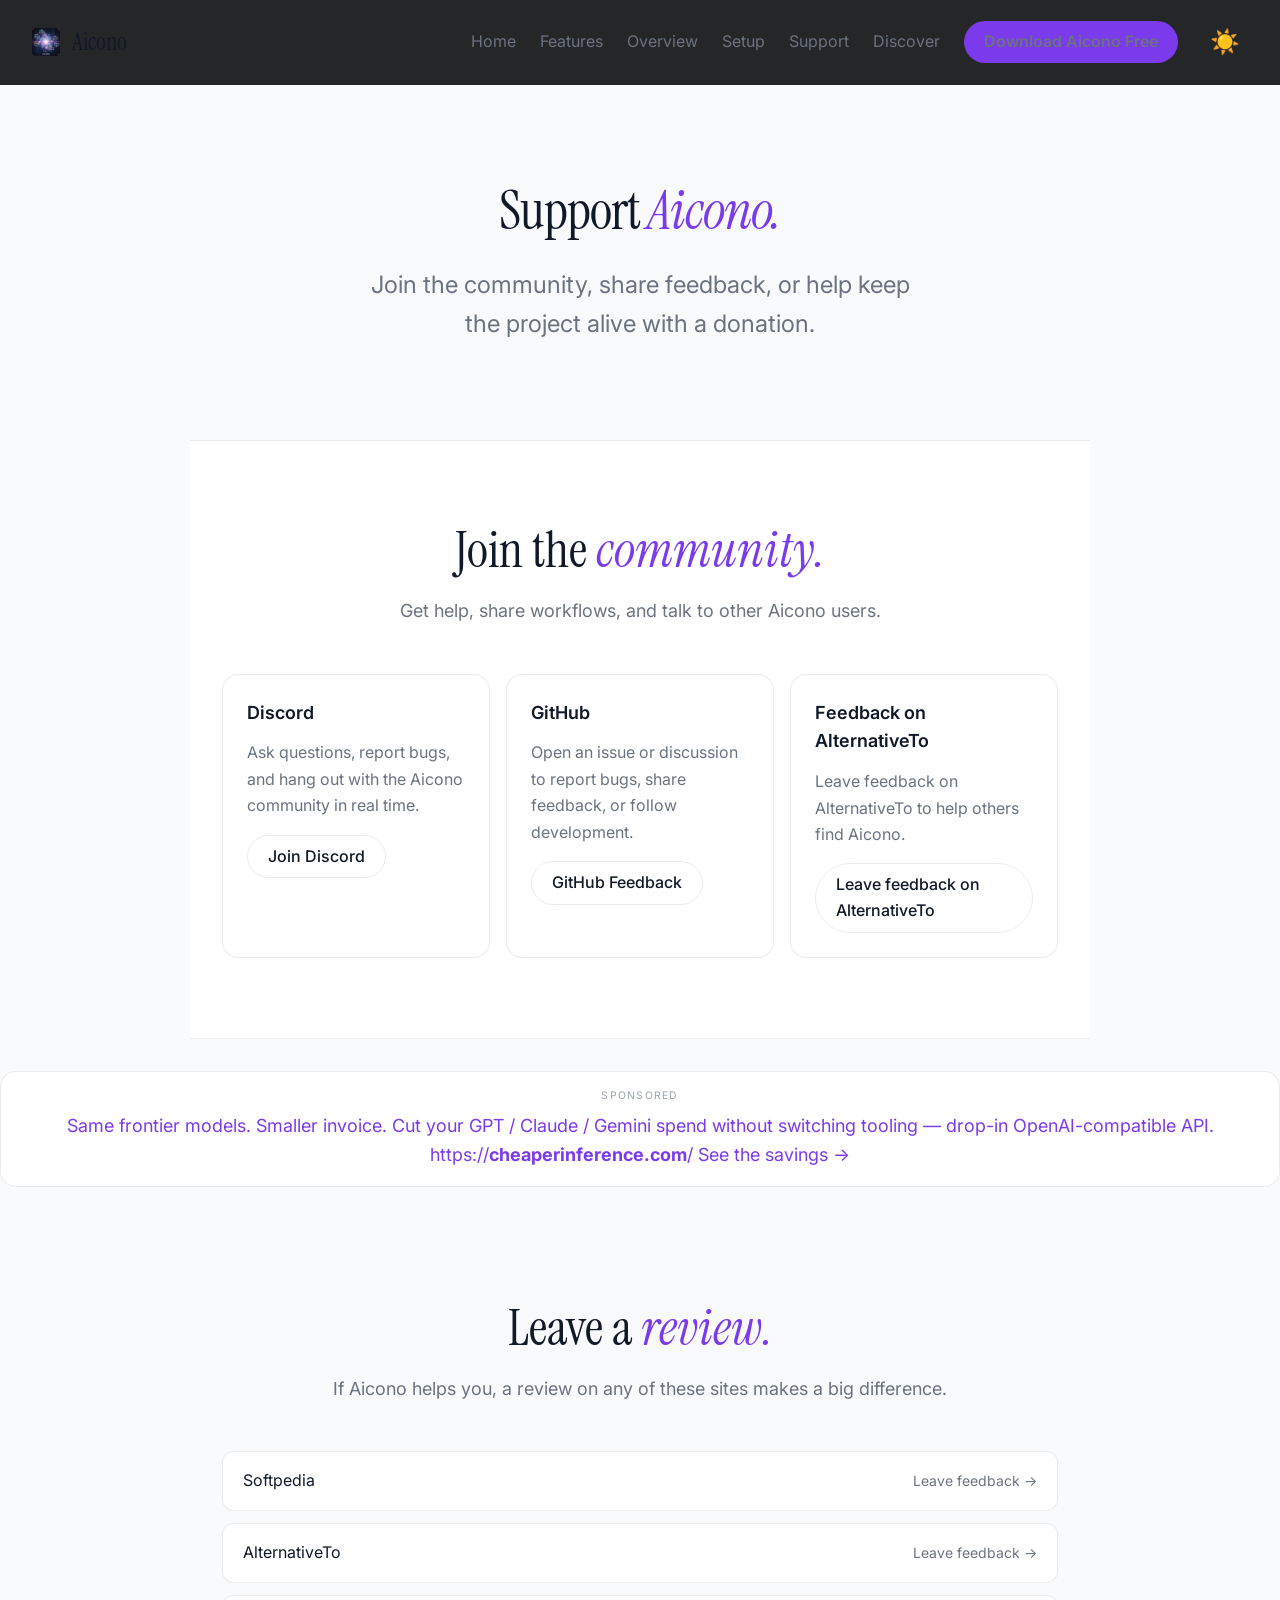
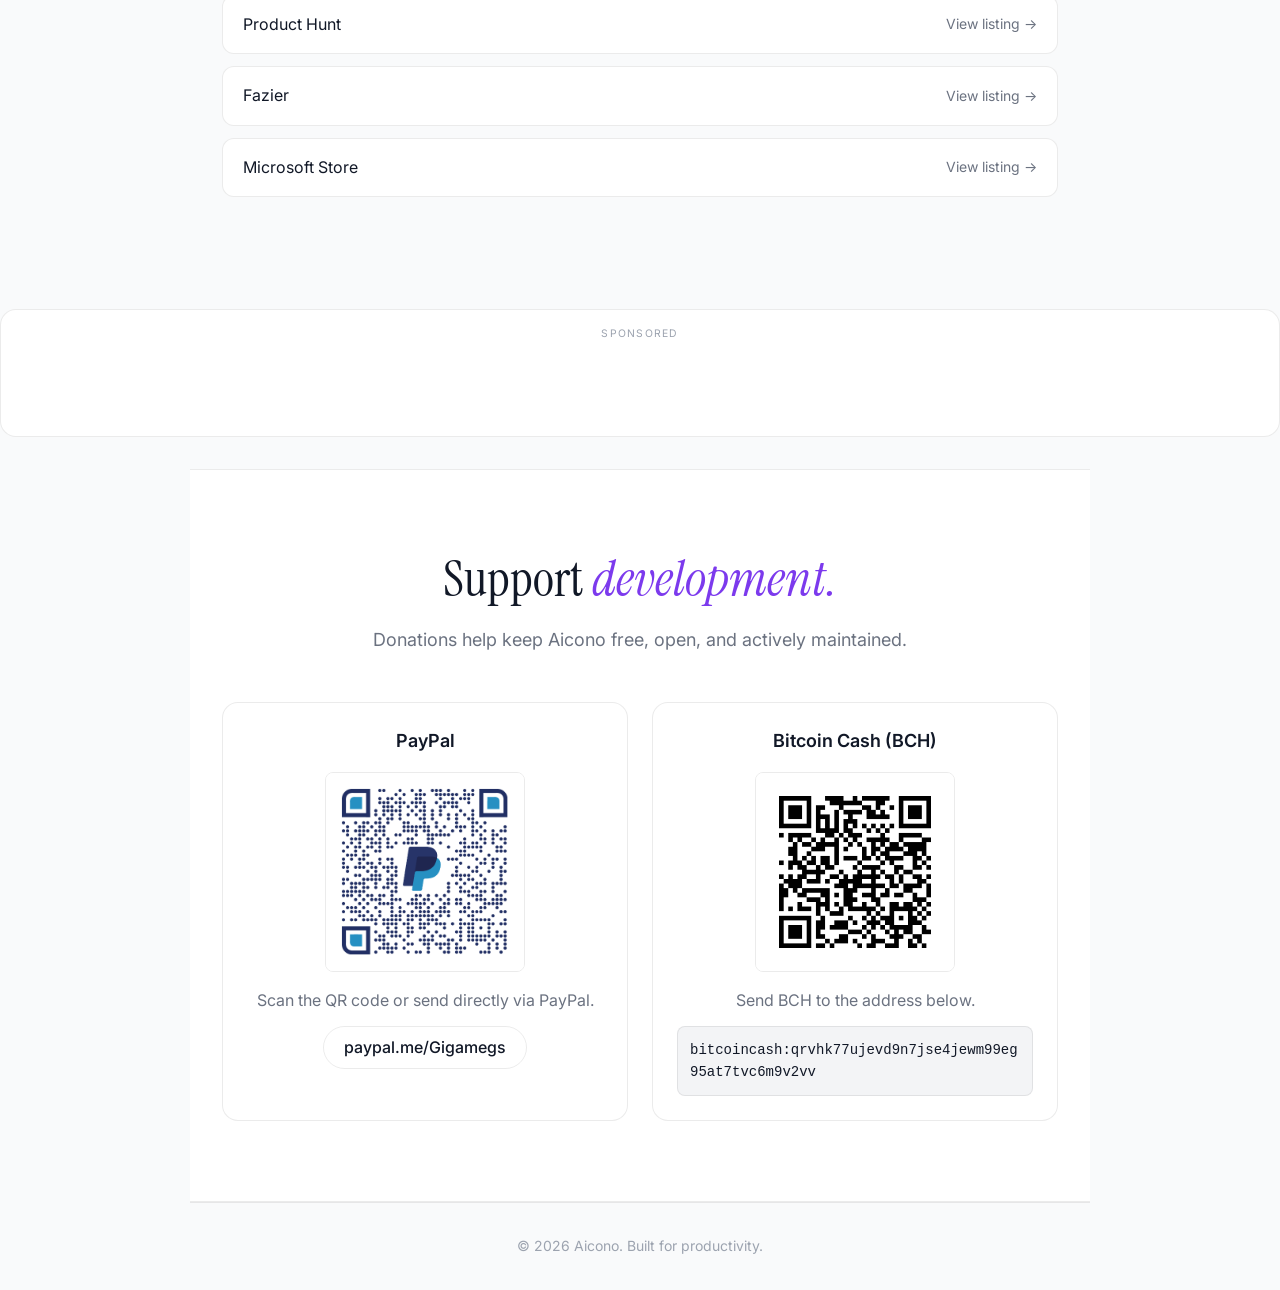
<file: docs/support.html>
<!DOCTYPE html>
<html lang="en" data-theme="dark">
<head>
<meta charset="UTF-8">
<meta name="viewport" content="width=device-width, initial-scale=1.0">

<!-- Google Ads -->
<script async src="https://pagead2.googlesyndication.com/pagead/js/adsbygoogle.js?client=ca-pub-6449563648591184"
     crossorigin="anonymous"></script>

  <title>Aicono: Support &amp; Donate</title>
<meta name="description" content="Support Aicono. Join the Discord community, leave a review, or donate via PayPal or Bitcoin Cash.">
  <link rel="icon" type="image/png" href="logo-3.png">
  <link rel="canonical" href="https://tetramatrix.github.io/Aicono/support.html">
  <meta name="robots" content="index, follow">
  <meta name="theme-color" content="#0e0f11">
<link rel="preconnect" href="https://fonts.googleapis.com">
<link rel="preconnect" href="https://fonts.gstatic.com" crossorigin>
<link href="https://fonts.googleapis.com/css2?family=Inter:wght@300..700&family=Instrument+Serif:ital@0;1&display=swap" rel="stylesheet">

<script>
  (function(){
    var stored=localStorage.getItem('theme');
    if(stored){document.documentElement.setAttribute('data-theme',stored);}
    else if(window.matchMedia&&window.matchMedia('(prefers-color-scheme: light)').matches){
      document.documentElement.setAttribute('data-theme','light');
    }
  })();
</script>

<style>
:root, [data-theme="dark"] {
  --color-bg:             #0e0f11;
  --color-surface:        #141618;
  --color-surface-2:      #1a1c1f;
  --color-surface-3:      #202226;
  --color-border:         rgba(255,255,255,0.08);
  --color-text:           #e8eaed;
  --color-text-muted:     #8a8f98;
  --color-text-faint:     #4a4f58;
  --color-primary:        #A78BFA;
  --color-primary-hover:  #8B5CF6;
  --color-primary-dim:    rgba(167,139,250,0.12);
  --color-free:           #4ade80;
  --color-free-dim:       rgba(74,222,128,0.12);

  --font-display: 'Instrument Serif', Georgia, serif;
  --font-body: 'Inter', system-ui, sans-serif;

  --text-xs:   clamp(0.75rem, 0.7rem + 0.25vw, 0.875rem);
  --text-sm:   clamp(0.875rem, 0.8rem + 0.35vw, 1rem);
  --text-base: clamp(1rem, 0.95rem + 0.25vw, 1.125rem);
  --text-lg:   clamp(1.125rem, 1rem + 0.75vw, 1.5rem);
  --text-xl:   clamp(1.5rem, 1.2rem + 1.25vw, 2.25rem);
  --text-2xl:  clamp(2rem, 1.2rem + 2.5vw, 3.5rem);
  --text-hero: clamp(2rem, 1rem + 3vw, 3.5rem);

  --space-1: 0.25rem; --space-2: 0.5rem; --space-3: 0.75rem;
  --space-4: 1rem; --space-5: 1.25rem; --space-6: 1.5rem;
  --space-8: 2rem; --space-10: 2.5rem; --space-12: 3rem;
  --space-16: 4rem; --space-20: 5rem; --space-24: 6rem;

  --radius-sm: 0.375rem; --radius-md: 0.5rem; --radius-lg: 0.75rem;
  --radius-xl: 1rem; --radius-2xl: 1.5rem; --radius-full: 9999px;
}

[data-theme="light"] {
  --color-bg:             #f9fafb;
  --color-surface:        #ffffff;
  --color-surface-2:      #f3f4f6;
  --color-surface-3:      #e5e7eb;
  --color-border:         rgba(0,0,0,0.08);
  --color-text:           #111827;
  --color-text-muted:     #6b7280;
  --color-text-faint:     #9ca3af;
  --color-primary:        #7c3aed;
  --color-primary-hover:  #6d28d9;
  --color-primary-dim:    rgba(124,58,237,0.1);
  --color-free:           #16a34a;
  --color-free-dim:       rgba(22,163,74,0.1);
}

*, *::before, *::after { box-sizing: border-box; margin: 0; padding: 0; }
html { scroll-behavior: smooth; -webkit-font-smoothing: antialiased; }
body {
  min-height: 100dvh;
  font-family: var(--font-body);
  font-size: var(--text-base);
  color: var(--color-text);
  background: var(--color-bg);
  line-height: 1.6;
  overflow-x: hidden;
}
img { display: block; max-width: 100%; height: auto; }
ul { list-style: none; }
a { color: var(--color-primary); text-decoration: none; }
a:hover { color: var(--color-primary-hover); }

/* ── NAV ── */
nav {
  display: flex;
  align-items: center;
  justify-content: space-between;
  padding: var(--space-5) var(--space-8);
  border-bottom: 1px solid var(--color-border);
  position: sticky; top: 0; z-index: 50;
  background: rgba(14,15,17,0.9);
  backdrop-filter: blur(12px);
}
.nav-logo {
  display: flex; align-items: center; gap: var(--space-3);
  font-family: var(--font-display);
  font-size: var(--text-lg);
  color: var(--color-text);
  text-decoration: none;
}
.nav-links { display: flex; align-items: center; gap: var(--space-6); }
.nav-links a {
  color: var(--color-text-muted); text-decoration: none;
  font-size: var(--text-sm); transition: color 160ms ease;
}
.nav-links a:hover { color: var(--color-text); }
.btn-primary {
  background: var(--color-primary);
  color: #0a1a17;
  font-size: var(--text-sm);
  font-weight: 600;
  padding: var(--space-2) var(--space-5);
  border-radius: var(--radius-full);
  border: none; cursor: pointer;
  text-decoration: none;
  transition: background 160ms ease, transform 120ms ease;
  display: inline-block;
}
.btn-primary:hover { background: var(--color-primary-hover); transform: translateY(-1px); }
.btn-outline {
  border: 1px solid var(--color-border);
  color: var(--color-text);
  font-size: var(--text-sm);
  font-weight: 500;
  padding: var(--space-2) var(--space-5);
  border-radius: var(--radius-full);
  cursor: pointer;
  text-decoration: none;
  transition: border-color 160ms ease, background 160ms ease;
  display: inline-block;
}
.btn-outline:hover { border-color: var(--color-primary); background: var(--color-primary-dim); }

/* ── HERO ── */
.hero {
  padding: clamp(var(--space-16), 10vw, var(--space-24)) var(--space-8);
  text-align: center;
  max-width: 800px;
  margin: 0 auto;
}
.hero h1 {
  font-family: var(--font-display);
  font-size: var(--text-hero);
  font-weight: 400;
  line-height: 1.1;
  margin-bottom: var(--space-6);
  letter-spacing: -0.02em;
}
.hero h1 em { font-style: italic; color: var(--color-primary); }
.hero-sub {
  font-size: var(--text-lg);
  color: var(--color-text-muted);
  max-width: 560px;
  margin: 0 auto;
  line-height: 1.65;
}

/* ── SECTIONS ── */
.section {
  padding: var(--space-20) var(--space-8);
  max-width: 900px;
  margin: 0 auto;
}
.section-alt {
  background: var(--color-surface);
  border-top: 1px solid var(--color-border);
  border-bottom: 1px solid var(--color-border);
}
.section-header {
  max-width: 640px;
  margin: 0 auto var(--space-12);
  text-align: center;
}
.section-header h2 {
  font-family: var(--font-display);
  font-size: var(--text-2xl);
  font-weight: 400;
  line-height: 1.15;
  margin-bottom: var(--space-4);
}
.section-header h2 em { font-style: italic; color: var(--color-primary); }
.section-header p {
  color: var(--color-text-muted);
  font-size: var(--text-base);
  line-height: 1.65;
}

/* ── CARDS ── */
.card-grid {
  display: grid;
  grid-template-columns: repeat(auto-fill, minmax(min(260px,100%), 1fr));
  gap: var(--space-4);
}
.card {
  background: var(--color-surface);
  border: 1px solid var(--color-border);
  border-radius: var(--radius-xl);
  padding: var(--space-6);
  transition: border-color 200ms, box-shadow 200ms;
}
.card:hover {
  border-color: rgba(167,139,250,0.2);
  box-shadow: 0 8px 32px rgba(167,139,250,0.04);
}
.card h3 {
  font-size: var(--text-base);
  font-weight: 600;
  color: var(--color-text);
  margin-bottom: var(--space-3);
}
.card p {
  font-size: var(--text-sm);
  color: var(--color-text-muted);
  line-height: 1.65;
  margin-bottom: var(--space-4);
}
.card a { display: inline-block; }

/* ── QR CODES ── */
.donate-grid {
  display: grid;
  grid-template-columns: repeat(auto-fill, minmax(min(280px,100%), 1fr));
  gap: var(--space-6);
  margin-top: var(--space-8);
}
.donate-card {
  background: var(--color-surface);
  border: 1px solid var(--color-border);
  border-radius: var(--radius-xl);
  padding: var(--space-6);
  text-align: center;
}
.donate-card h3 {
  font-size: var(--text-base);
  font-weight: 600;
  color: var(--color-text);
  margin-bottom: var(--space-4);
}
.donate-card img {
  max-width: 200px;
  margin: 0 auto var(--space-4);
  border-radius: var(--radius-md);
  border: 1px solid var(--color-border);
}
.donate-card p {
  font-size: var(--text-sm);
  color: var(--color-text-muted);
  line-height: 1.6;
  margin-bottom: var(--space-3);
  word-break: break-all;
}
.donate-card .address {
  font-family: 'Courier New', monospace;
  font-size: var(--text-xs);
  color: var(--color-text);
  background: var(--color-surface-2);
  padding: var(--space-3);
  border-radius: var(--radius-md);
  border: 1px solid var(--color-border);
  word-break: break-all;
  text-align: left;
}

/* ── REVIEW LINKS ── */
.review-list {
  display: flex;
  flex-direction: column;
  gap: var(--space-3);
  margin-top: var(--space-6);
}
.review-link {
  display: flex;
  align-items: center;
  justify-content: space-between;
  gap: var(--space-4);
  padding: var(--space-4) var(--space-5);
  background: var(--color-surface);
  border: 1px solid var(--color-border);
  border-radius: var(--radius-lg);
  color: var(--color-text);
  font-size: var(--text-sm);
  transition: border-color 160ms, background 160ms;
}
.review-link:hover {
  border-color: var(--color-primary);
  background: var(--color-primary-dim);
}
.review-link span { color: var(--color-text-muted); font-size: var(--text-xs); }

/* ── FOOTER ── */
footer {
  padding: var(--space-8);
  border-top: 1px solid var(--color-border);
  text-align: center;
  font-size: var(--text-xs);
  color: var(--color-text-faint);
  max-width: 900px; margin: 0 auto;
}

/* ── ADSENSE INLINE ADS ── */
.ad-container {
  margin: var(--space-8) auto;
  max-width: 100%;
  overflow: hidden;
  border-radius: var(--radius-xl);
  background: var(--color-surface);
  border: 1px solid var(--color-border);
  padding: var(--space-4);
  text-align: center;
  max-height: 520px;
}
.ad-label {
  font-size: 0.65rem;
  text-transform: uppercase;
  letter-spacing: 0.12em;
  color: var(--color-text-faint);
  margin-bottom: var(--space-2);
}

/* ── MOBILE ── */
@media (max-width: 768px) {
  nav { padding: var(--space-4); }
  #menuToggle { display: block !important; }
  .nav-links {
    display: none;
    position: absolute;
    top: 100%;
    left: 0;
    right: 0;
    background: var(--color-surface);
    border-bottom: 1px solid var(--color-border);
    flex-direction: column;
    padding: var(--space-4);
    gap: var(--space-3);
    z-index: 40;
  }
  .nav-links.open { display: flex; }
  .nav-links a { padding: var(--space-2) 0; }
  nav { position: relative; }
  .hero { padding: var(--space-12) var(--space-5); }
  .section { padding: var(--space-12) var(--space-4); }
}

::-webkit-scrollbar { width: 6px; }
::-webkit-scrollbar-track { background: var(--color-bg); }
::-webkit-scrollbar-thumb { background: var(--color-surface-3); border-radius: 3px; }
</style>
</head>
<body>

<!-- NAV -->
<nav>
  <a href="index.html" class="nav-logo">
    <img src="logo-3.png" alt="Aicono" width="28" height="28" style="border-radius:4px;vertical-align:middle;">
    Aicono
  </a>
  <div class="nav-links" id="navLinks">
    <a href="index.html">Home</a>
    <a href="index.html#features">Features</a>
    <a href="index.html#overview">Overview</a>
    <a href="index.html#setup">Setup</a>
    <a href="support.html">Support</a>
    <a href="index.html#discover">Discover</a>
    <a href="https://github.com/Tetramatrix/Aicono/raw/refs/heads/main/docs/Aicono.exe" class="btn-primary">Download Aicono Free</a>
    <button id="themeToggle" aria-label="Toggle light mode" style="background:none;border:none;color:var(--color-text-muted);cursor:pointer;font-size:var(--text-lg);padding:var(--space-2);">🌙</button>
  </div>
  <button id="menuToggle" aria-label="Toggle menu" aria-expanded="false" aria-controls="navLinks" style="display:none;background:none;border:none;color:var(--color-text);cursor:pointer;font-size:var(--text-xl);padding:var(--space-2);">☰</button>
</nav>

<!-- HERO -->
<section class="hero">
  <h1>Support <em>Aicono.</em></h1>
  <p class="hero-sub">
    Join the community, share feedback, or help keep the project alive with a donation.
  </p>
</section>

<!-- COMMUNITY -->
<section class="section section-alt" id="community">
  <div class="section-header">
    <h2>Join the <em>community.</em></h2>
    <p>Get help, share workflows, and talk to other Aicono users.</p>
  </div>
  <div class="card-grid">
    <div class="card">
      <h3>Discord</h3>
      <p>Ask questions, report bugs, and hang out with the Aicono community in real time.</p>
      <a href="https://discord.gg/4QkQSfSATF" target="_blank" class="btn-outline">Join Discord</a>
    </div>
    <div class="card">
      <h3>GitHub</h3>
      <p>Open an issue or discussion to report bugs, share feedback, or follow development.</p>
      <a href="https://github.com/Tetramatrix/Aicono" target="_blank" class="btn-outline">GitHub Feedback</a>
    </div>
    <div class="card">
      <h3>Feedback on AlternativeTo</h3>
      <p>Leave feedback on AlternativeTo to help others find Aicono.</p>
      <a href="https://alternativeto.net/software/aicono/about/" target="_blank" rel="noopener noreferrer" class="btn-outline">Leave feedback on AlternativeTo</a>
    </div>
  </div>
</section>

<!-- SPONSORED: CheaperInference (affiliate) -->
<div class="ad-container">
  <p class="ad-label">Sponsored</p>
  <a class="ci-adbar" href="https://cheaperinference.com/?ref=P3HIwhP1AH" target="_blank" rel="sponsored noopener noreferrer">
    <span class="ci-adbody">
      <span class="ci-adhead"><span class="ci-adlink">Same frontier models. Smaller invoice.</span></span>
      <span class="ci-addesc">Cut your GPT / Claude / Gemini spend without switching tooling — drop-in OpenAI-compatible API.</span>
      <span class="ci-adurl">https://<b>cheaperinference.com</b>/</span>
    </span>
    <span class="ci-adbtn">See the savings →</span>
  </a>
</div>

<!-- REVIEWS -->
<section class="section" id="reviews">
  <div class="section-header">
    <h2>Leave a <em>review.</em></h2>
    <p>If Aicono helps you, a review on any of these sites makes a big difference.</p>
  </div>
  <div class="review-list">
    <a href="https://www.softpedia.com/get/Desktop-Enhancements/Other-Desktop-Enhancements/Aicono.shtml" class="review-link" target="_blank" rel="noopener">
      Softpedia <span>Leave feedback →</span>
    </a>
    <a href="https://alternativeto.net/software/aicono" class="review-link" target="_blank" rel="noopener">
      AlternativeTo <span>Leave feedback →</span>
    </a>
    <a href="https://www.producthunt.com/products/aicono" class="review-link" target="_blank" rel="noopener">
      Product Hunt <span>View listing →</span>
    </a>
    <a href="https://fazier.com" class="review-link" target="_blank" rel="noopener">
      Fazier <span>View listing →</span>
    </a>
    <a href="https://apps.microsoft.com/detail/9ngfc27j1vbx" class="review-link" target="_blank" rel="noopener">
      Microsoft Store <span>View listing →</span>
    </a>
  </div>
</section>

<!-- AD SPOT - Support Page -->
<div class="ad-container">
  <p class="ad-label">Sponsored</p>
  <ins class="adsbygoogle"
       style="display:inline-block;width:468px;height:60px"
       data-ad-client="ca-pub-6449563648591184"
       data-ad-slot="9406329687"></ins>
  <script>(adsbygoogle = window.adsbygoogle || []).push({});</script>
</div>

<!-- DONATE -->
<section class="section section-alt" id="donate">
  <div class="section-header">
    <h2>Support <em>development.</em></h2>
    <p>Donations help keep Aicono free, open, and actively maintained.</p>
  </div>
  <div class="donate-grid">
    <div class="donate-card">
      <h3>PayPal</h3>
      <img src="qrcode.png" alt="PayPal QR code">
      <p>Scan the QR code or send directly via PayPal.</p>
      <a href="https://paypal.me/Gigamegs" target="_blank" class="btn-outline">paypal.me/Gigamegs</a>
    </div>
    <div class="donate-card">
      <h3>Bitcoin Cash (BCH)</h3>
      <img src="bch_qrcode.png" alt="Bitcoin Cash QR code">
      <p>Send BCH to the address below.</p>
      <div class="address">bitcoincash:qrvhk77ujevd9n7jse4jewm99eg95at7tvc6m9v2vv</div>
    </div>
  </div>
</section>

<!-- FOOTER -->
<footer>
  <span>© 2026 Aicono. Built for productivity.</span>
</footer>

<script>
(function() {
  'use strict';
  var toggle = document.getElementById('menuToggle');
  var links = document.getElementById('navLinks');
  if (toggle && links) {
    toggle.addEventListener('click', function() {
      var expanded = toggle.getAttribute('aria-expanded') === 'true';
      toggle.setAttribute('aria-expanded', String(!expanded));
      links.classList.toggle('open');
      toggle.textContent = expanded ? '☰' : '✕';
    });
  }
  var themeBtn = document.getElementById('themeToggle');
  var stored = localStorage.getItem('theme');
  var prefersLight = window.matchMedia('(prefers-color-scheme: light)').matches;
  var theme = stored || (prefersLight ? 'light' : 'dark');
  document.documentElement.setAttribute('data-theme', theme);
  if (themeBtn) {
    themeBtn.textContent = theme === 'dark' ? '🌙' : '☀️';
    themeBtn.addEventListener('click', function() {
      var current = document.documentElement.getAttribute('data-theme');
      var next = current === 'dark' ? 'light' : 'dark';
      document.documentElement.setAttribute('data-theme', next);
      localStorage.setItem('theme', next);
      themeBtn.textContent = next === 'dark' ? '🌙' : '☀️';
    });
  }
})();
</script>

</body>
</html>
</file>
